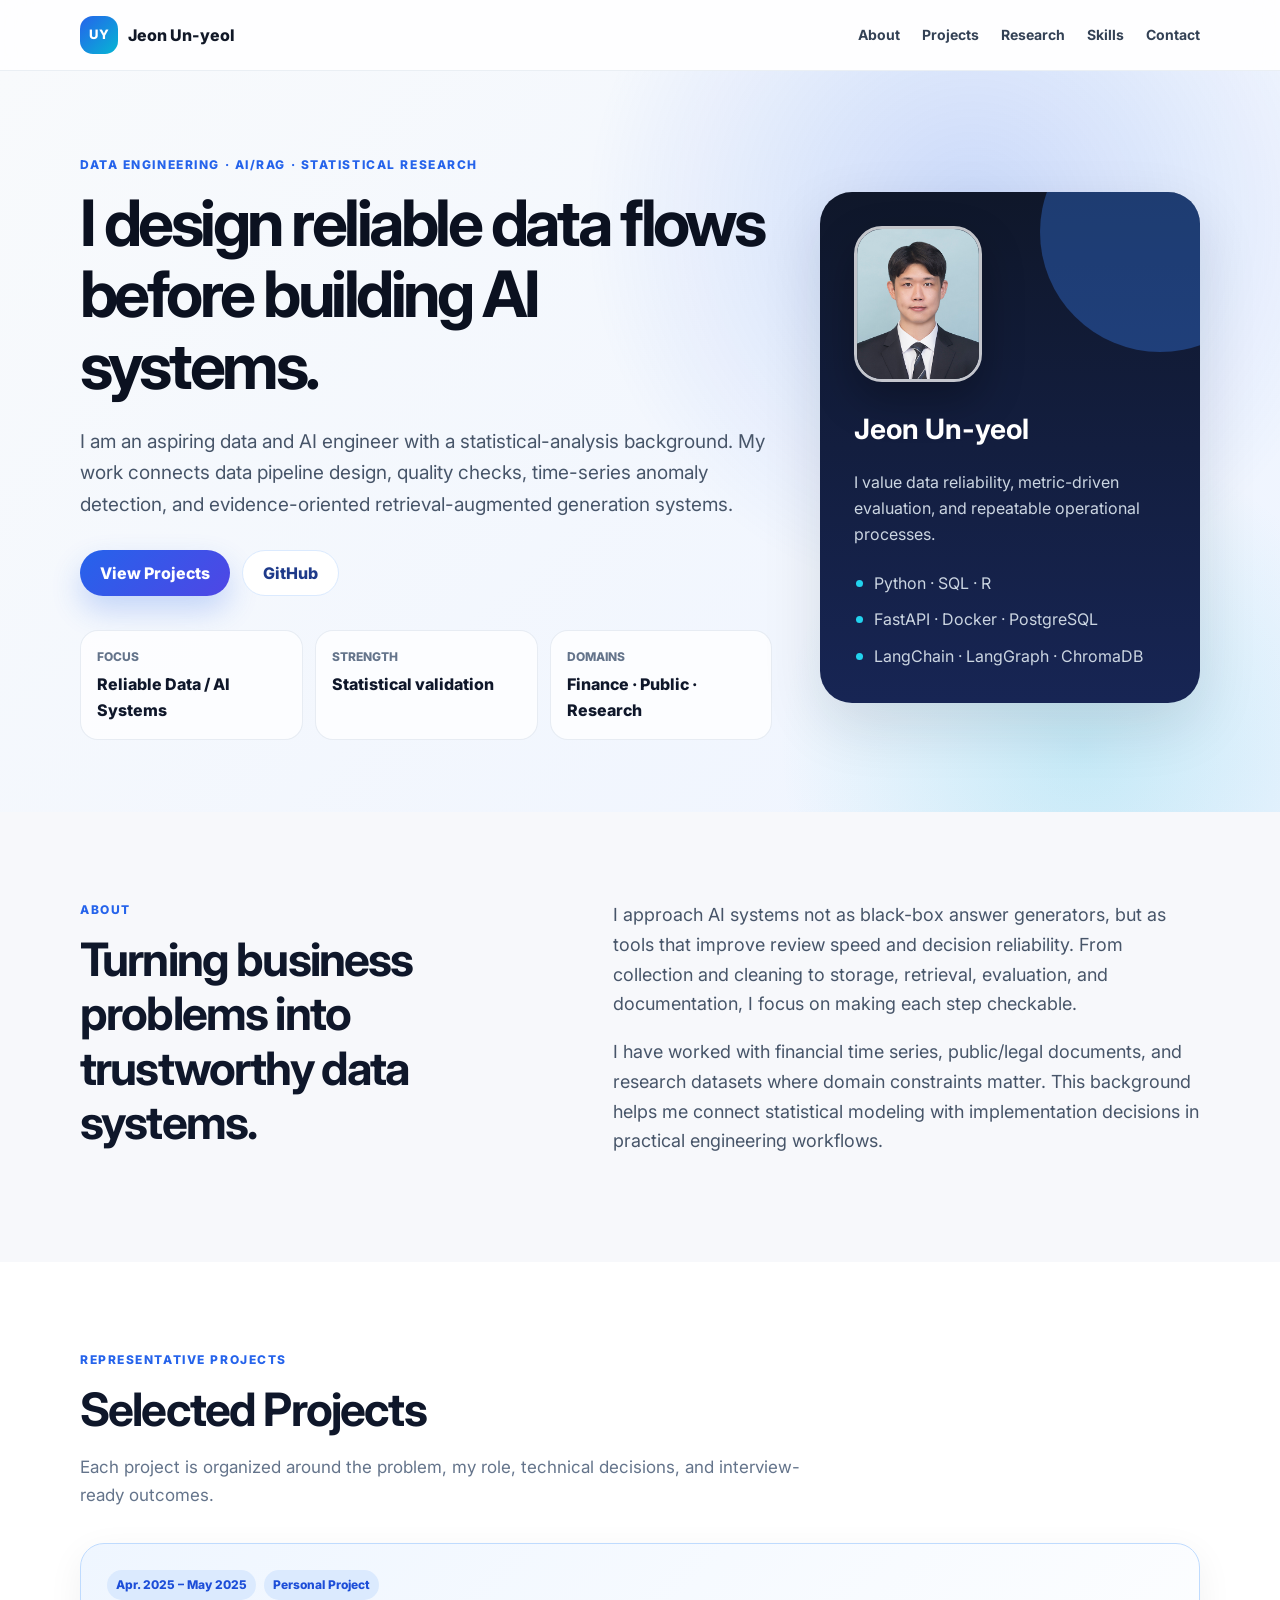
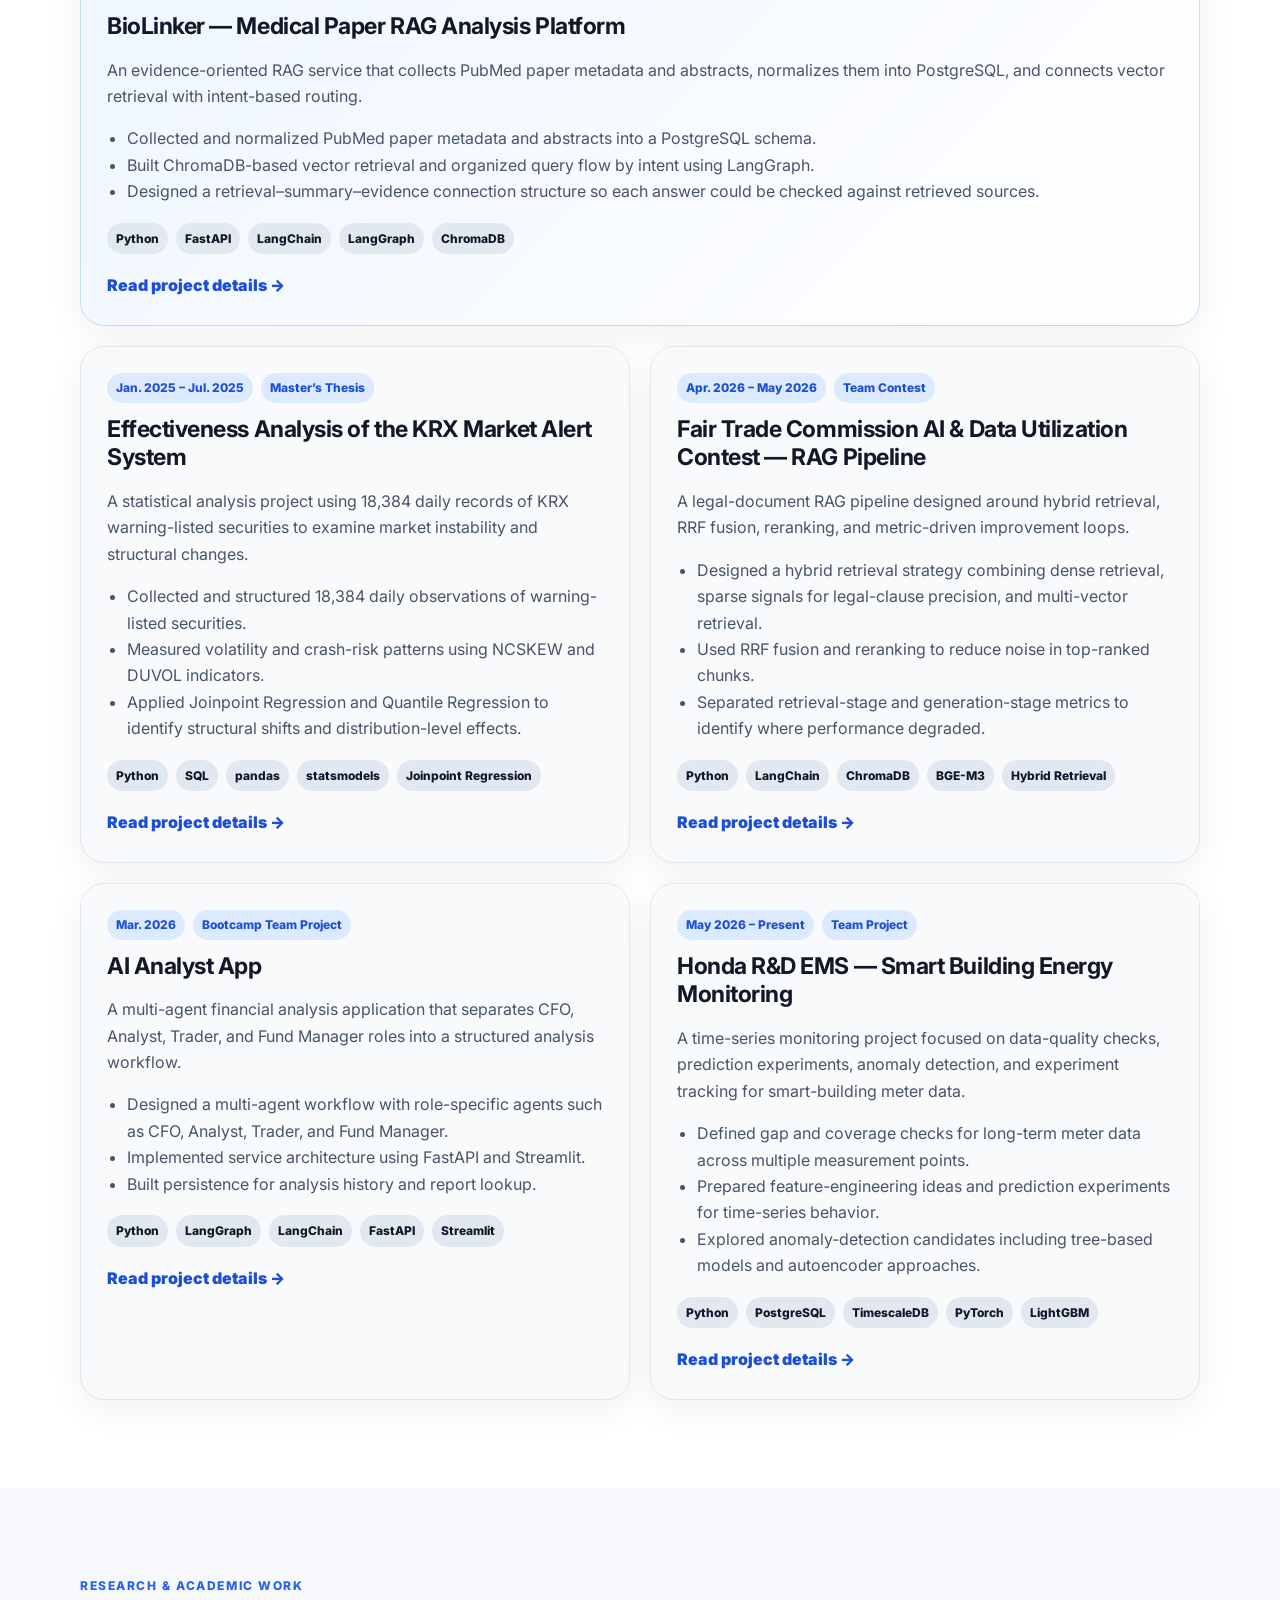
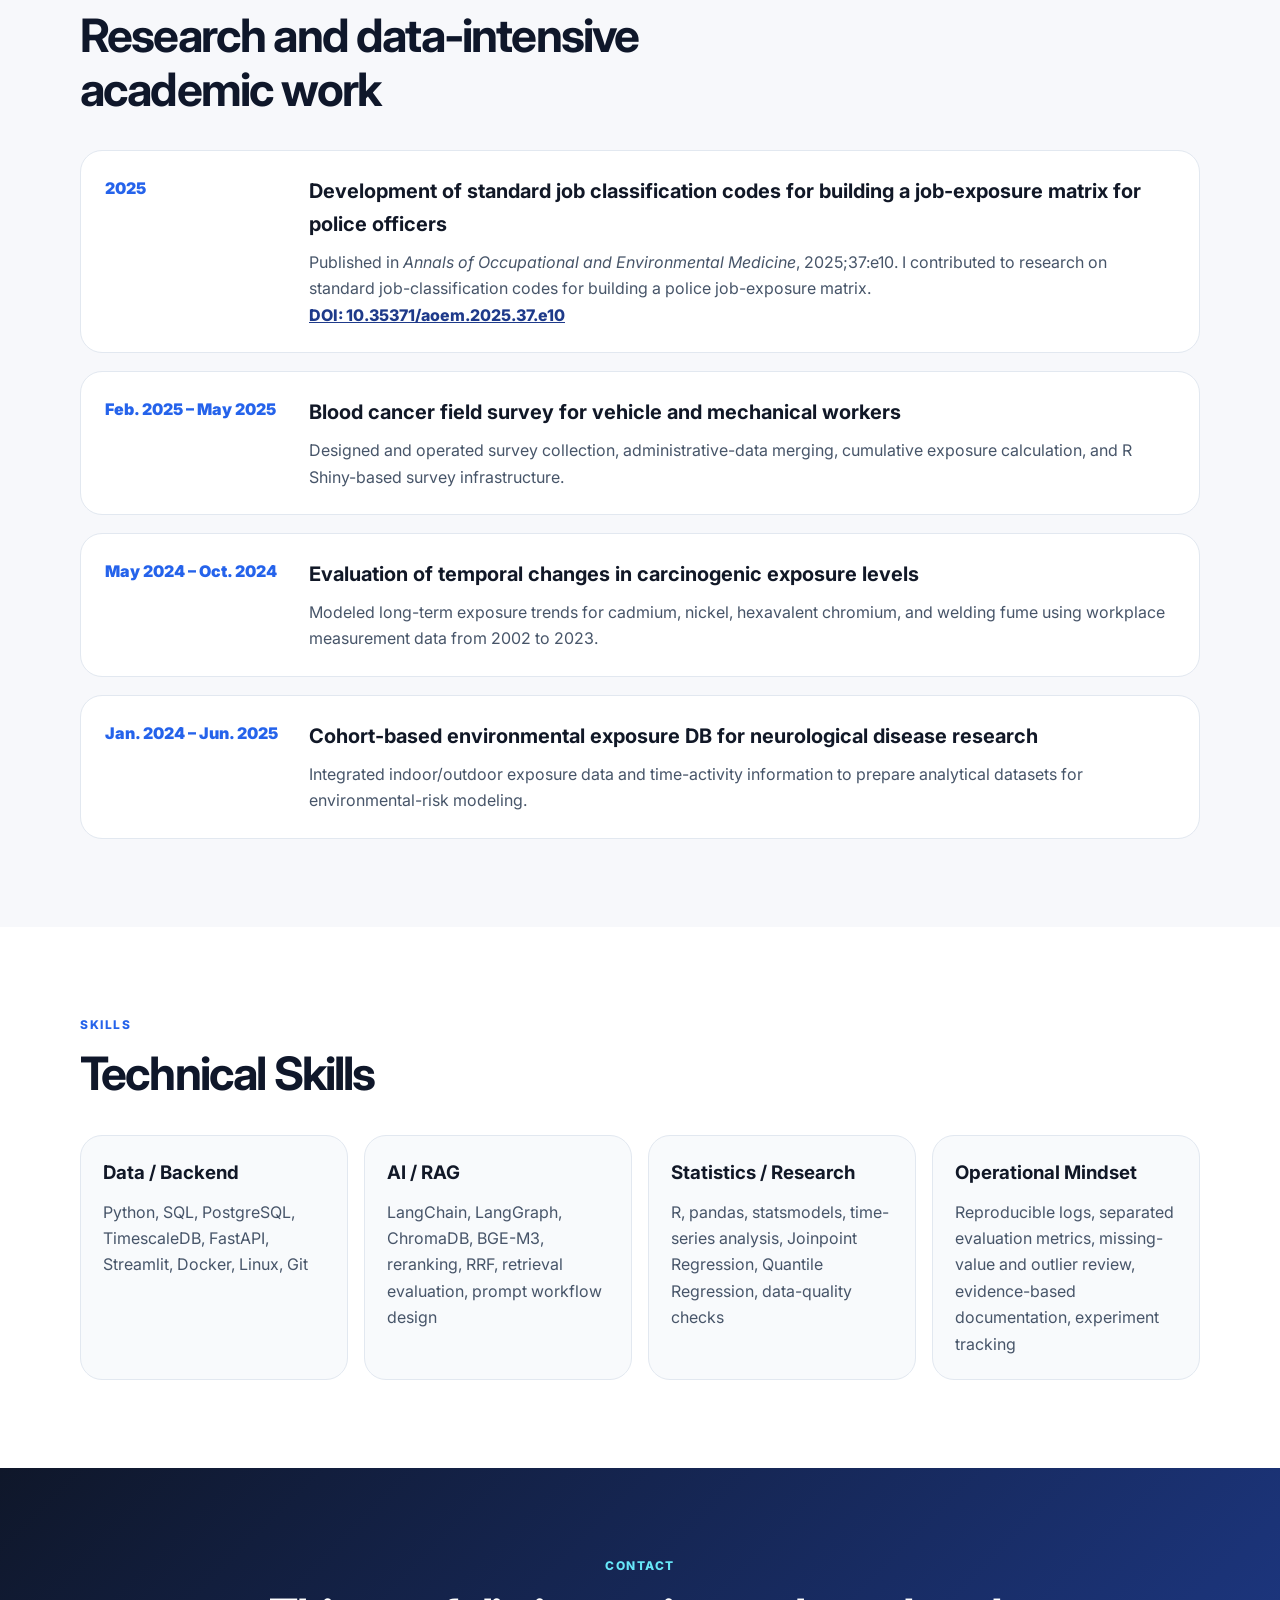
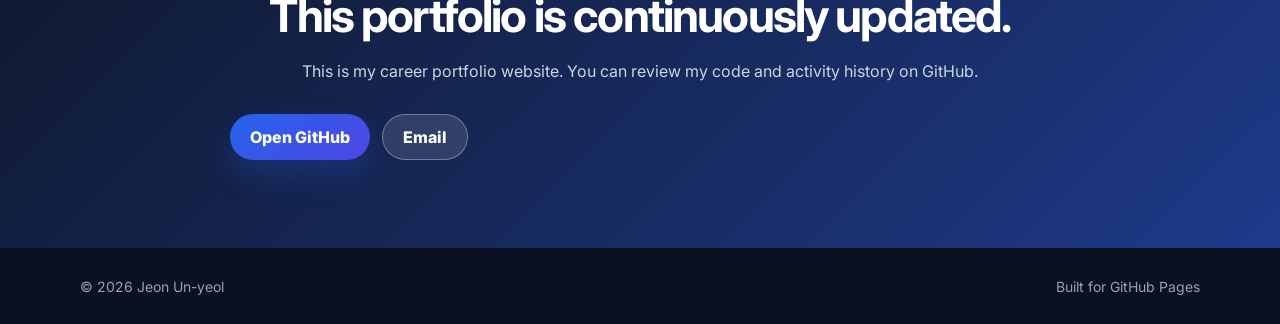
<file: index.html>
<!doctype html>
<html lang="en">
<head>
  <meta charset="utf-8" />
  <meta name="viewport" content="width=device-width, initial-scale=1" />
  <meta name="description" content="Jeon Un-yeol's career portfolio — data engineering, AI/RAG systems, statistical analysis, and research data projects." />
  <meta name="author" content="Jeon Un-yeol" />
  <meta property="og:title" content="Jeon Un-yeol | Data & AI Portfolio" />
  <meta property="og:description" content="A career portfolio focused on reliable data pipelines, evidence-oriented AI/RAG systems, and statistical research." />
  <meta property="og:type" content="website" />
  <meta property="og:url" content="https://cudaboy.github.io/" />
  <title>Jeon Un-yeol | Data & AI Portfolio</title>
  <link rel="preconnect" href="https://fonts.googleapis.com">
  <link rel="preconnect" href="https://fonts.gstatic.com" crossorigin>
  <link href="https://fonts.googleapis.com/css2?family=Inter:wght@400;500;600;700;800&family=Noto+Sans+KR:wght@400;500;700;800&display=swap" rel="stylesheet">
  <link rel="stylesheet" href="assets/css/styles.css" />
</head>
<body>
  <a class="skip" href="#main">Skip to content</a>
  <header class="site-header">
    <nav class="nav" aria-label="Main navigation">
      <a class="brand" href="#top" aria-label="Go to home"><span class="brand-mark">UY</span><span>Jeon Un-yeol</span></a>
      <div class="nav-links">
        <a href="#about">About</a><a href="#projects">Projects</a><a href="#research">Research</a><a href="#skills">Skills</a><a href="#contact">Contact</a>
      </div>
    </nav>
  </header>
  <main id="main">
    <section id="top" class="hero">
      <div class="hero-bg" aria-hidden="true"></div>
      <div class="container hero-grid">
        <div class="hero-copy">
          <p class="eyebrow">Data Engineering · AI/RAG · Statistical Research</p>
          <h1>I design reliable data flows before building AI systems.</h1>
          <p class="hero-lead">I am an aspiring data and AI engineer with a statistical-analysis background. My work connects data pipeline design, quality checks, time-series anomaly detection, and evidence-oriented retrieval-augmented generation systems.</p>
          <div class="hero-actions"><a class="btn primary" href="#projects">View Projects</a><a class="btn ghost" href="https://github.com/cudaboy" target="_blank" rel="noreferrer">GitHub</a></div>
          <dl class="quick-facts" aria-label="Quick facts"><div><dt>Focus</dt><dd>Reliable Data / AI Systems</dd></div><div><dt>Strength</dt><dd>Statistical validation</dd></div><div><dt>Domains</dt><dd>Finance · Public · Research</dd></div></dl>
        </div>
        <aside class="profile-card" aria-label="Profile summary">
          <img class="profile-photo" src="assets/img/profile.jpg" alt="Portrait of Jeon Un-yeol" />
          <h2>Jeon Un-yeol</h2>
          <p>I value data reliability, metric-driven evaluation, and repeatable operational processes.</p>
          <ul><li>Python · SQL · R</li><li>FastAPI · Docker · PostgreSQL</li><li>LangChain · LangGraph · ChromaDB</li></ul>
        </aside>
      </div>
    </section>
    <section id="about" class="section"><div class="container split"><div><p class="section-kicker">About</p><h2>Turning business problems into trustworthy data systems.</h2></div><div class="body-text"><p>I approach AI systems not as black-box answer generators, but as tools that improve review speed and decision reliability. From collection and cleaning to storage, retrieval, evaluation, and documentation, I focus on making each step checkable.</p><p>I have worked with financial time series, public/legal documents, and research datasets where domain constraints matter. This background helps me connect statistical modeling with implementation decisions in practical engineering workflows.</p></div></div></section>
    <section id="projects" class="section muted"><div class="container"><div class="section-head"><p class="section-kicker">Representative Projects</p><h2>Selected Projects</h2><p>Each project is organized around the problem, my role, technical decisions, and interview-ready outcomes.</p></div><div class="project-grid"><article class="project-card featured">
            <div class="card-meta"><span>Apr. 2025 – May 2025</span><span>Personal Project</span></div>
            <h3>BioLinker — Medical Paper RAG Analysis Platform</h3>
            <p>An evidence-oriented RAG service that collects PubMed paper metadata and abstracts, normalizes them into PostgreSQL, and connects vector retrieval with intent-based routing.</p>
            <ul><li>Collected and normalized PubMed paper metadata and abstracts into a PostgreSQL schema.</li><li>Built ChromaDB-based vector retrieval and organized query flow by intent using LangGraph.</li><li>Designed a retrieval–summary–evidence connection structure so each answer could be checked against retrieved sources.</li></ul>
            <div class="tags"><span>Python</span><span>FastAPI</span><span>LangChain</span><span>LangGraph</span><span>ChromaDB</span></div>
            <a class="text-link" href="projects/biolinker-rag-platform/">Read project details →</a>
          </article>
<article class="project-card">
            <div class="card-meta"><span>Jan. 2025 – Jul. 2025</span><span>Master’s Thesis</span></div>
            <h3>Effectiveness Analysis of the KRX Market Alert System</h3>
            <p>A statistical analysis project using 18,384 daily records of KRX warning-listed securities to examine market instability and structural changes.</p>
            <ul><li>Collected and structured 18,384 daily observations of warning-listed securities.</li><li>Measured volatility and crash-risk patterns using NCSKEW and DUVOL indicators.</li><li>Applied Joinpoint Regression and Quantile Regression to identify structural shifts and distribution-level effects.</li></ul>
            <div class="tags"><span>Python</span><span>SQL</span><span>pandas</span><span>statsmodels</span><span>Joinpoint Regression</span></div>
            <a class="text-link" href="projects/krx-market-alert-analysis/">Read project details →</a>
          </article>
<article class="project-card">
            <div class="card-meta"><span>Apr. 2026 – May 2026</span><span>Team Contest</span></div>
            <h3>Fair Trade Commission AI & Data Utilization Contest — RAG Pipeline</h3>
            <p>A legal-document RAG pipeline designed around hybrid retrieval, RRF fusion, reranking, and metric-driven improvement loops.</p>
            <ul><li>Designed a hybrid retrieval strategy combining dense retrieval, sparse signals for legal-clause precision, and multi-vector retrieval.</li><li>Used RRF fusion and reranking to reduce noise in top-ranked chunks.</li><li>Separated retrieval-stage and generation-stage metrics to identify where performance degraded.</li></ul>
            <div class="tags"><span>Python</span><span>LangChain</span><span>ChromaDB</span><span>BGE-M3</span><span>Hybrid Retrieval</span></div>
            <a class="text-link" href="projects/ftc-rag-contest/">Read project details →</a>
          </article>
<article class="project-card">
            <div class="card-meta"><span>Mar. 2026</span><span>Bootcamp Team Project</span></div>
            <h3>AI Analyst App</h3>
            <p>A multi-agent financial analysis application that separates CFO, Analyst, Trader, and Fund Manager roles into a structured analysis workflow.</p>
            <ul><li>Designed a multi-agent workflow with role-specific agents such as CFO, Analyst, Trader, and Fund Manager.</li><li>Implemented service architecture using FastAPI and Streamlit.</li><li>Built persistence for analysis history and report lookup.</li></ul>
            <div class="tags"><span>Python</span><span>LangGraph</span><span>LangChain</span><span>FastAPI</span><span>Streamlit</span></div>
            <a class="text-link" href="projects/ai-analyst-app/">Read project details →</a>
          </article>
<article class="project-card">
            <div class="card-meta"><span>May 2026 – Present</span><span>Team Project</span></div>
            <h3>Honda R&D EMS — Smart Building Energy Monitoring</h3>
            <p>A time-series monitoring project focused on data-quality checks, prediction experiments, anomaly detection, and experiment tracking for smart-building meter data.</p>
            <ul><li>Defined gap and coverage checks for long-term meter data across multiple measurement points.</li><li>Prepared feature-engineering ideas and prediction experiments for time-series behavior.</li><li>Explored anomaly-detection candidates including tree-based models and autoencoder approaches.</li></ul>
            <div class="tags"><span>Python</span><span>PostgreSQL</span><span>TimescaleDB</span><span>PyTorch</span><span>LightGBM</span></div>
            <a class="text-link" href="projects/honda-rd-ems/">Read project details →</a>
          </article></div></div></section>
    <section id="research" class="section"><div class="container"><div class="section-head narrow"><p class="section-kicker">Research & Academic Work</p><h2>Research and data-intensive academic work</h2></div><div class="timeline"><article><time>2025</time><div><h3>Development of standard job classification codes for building a job-exposure matrix for police officers</h3><p>Published in <em>Annals of Occupational and Environmental Medicine</em>, 2025;37:e10. I contributed to research on standard job-classification codes for building a police job-exposure matrix.</p><a href="https://doi.org/10.35371/aoem.2025.37.e10" target="_blank" rel="noreferrer">DOI: 10.35371/aoem.2025.37.e10</a></div></article><article><time>Feb. 2025 – May 2025</time><div><h3>Blood cancer field survey for vehicle and mechanical workers</h3><p>Designed and operated survey collection, administrative-data merging, cumulative exposure calculation, and R Shiny-based survey infrastructure.</p></div></article><article><time>May 2024 – Oct. 2024</time><div><h3>Evaluation of temporal changes in carcinogenic exposure levels</h3><p>Modeled long-term exposure trends for cadmium, nickel, hexavalent chromium, and welding fume using workplace measurement data from 2002 to 2023.</p></div></article><article><time>Jan. 2024 – Jun. 2025</time><div><h3>Cohort-based environmental exposure DB for neurological disease research</h3><p>Integrated indoor/outdoor exposure data and time-activity information to prepare analytical datasets for environmental-risk modeling.</p></div></article></div></div></section>
    <section id="skills" class="section muted"><div class="container"><div class="section-head"><p class="section-kicker">Skills</p><h2>Technical Skills</h2></div><div class="skill-columns"><div class="skill-box"><h3>Data / Backend</h3><p>Python, SQL, PostgreSQL, TimescaleDB, FastAPI, Streamlit, Docker, Linux, Git</p></div><div class="skill-box"><h3>AI / RAG</h3><p>LangChain, LangGraph, ChromaDB, BGE-M3, reranking, RRF, retrieval evaluation, prompt workflow design</p></div><div class="skill-box"><h3>Statistics / Research</h3><p>R, pandas, statsmodels, time-series analysis, Joinpoint Regression, Quantile Regression, data-quality checks</p></div><div class="skill-box"><h3>Operational Mindset</h3><p>Reproducible logs, separated evaluation metrics, missing-value and outlier review, evidence-based documentation, experiment tracking</p></div></div></div></section>
    <section id="contact" class="section contact-section"><div class="container contact-card"><p class="section-kicker">Contact</p><h2>This portfolio is continuously updated.</h2><p>This is my career portfolio website. You can review my code and activity history on GitHub.</p><div class="contact-actions"><a class="btn primary" href="https://github.com/cudaboy" target="_blank" rel="noreferrer">Open GitHub</a><a class="btn ghost light" href="mailto:cudaboy@users.noreply.github.com">Email</a></div></div></section>
  </main>
  <footer class="footer"><div class="container footer-inner"><span>© 2026 Jeon Un-yeol</span><span>Built for GitHub Pages</span></div></footer>
</body>
</html>
</file>
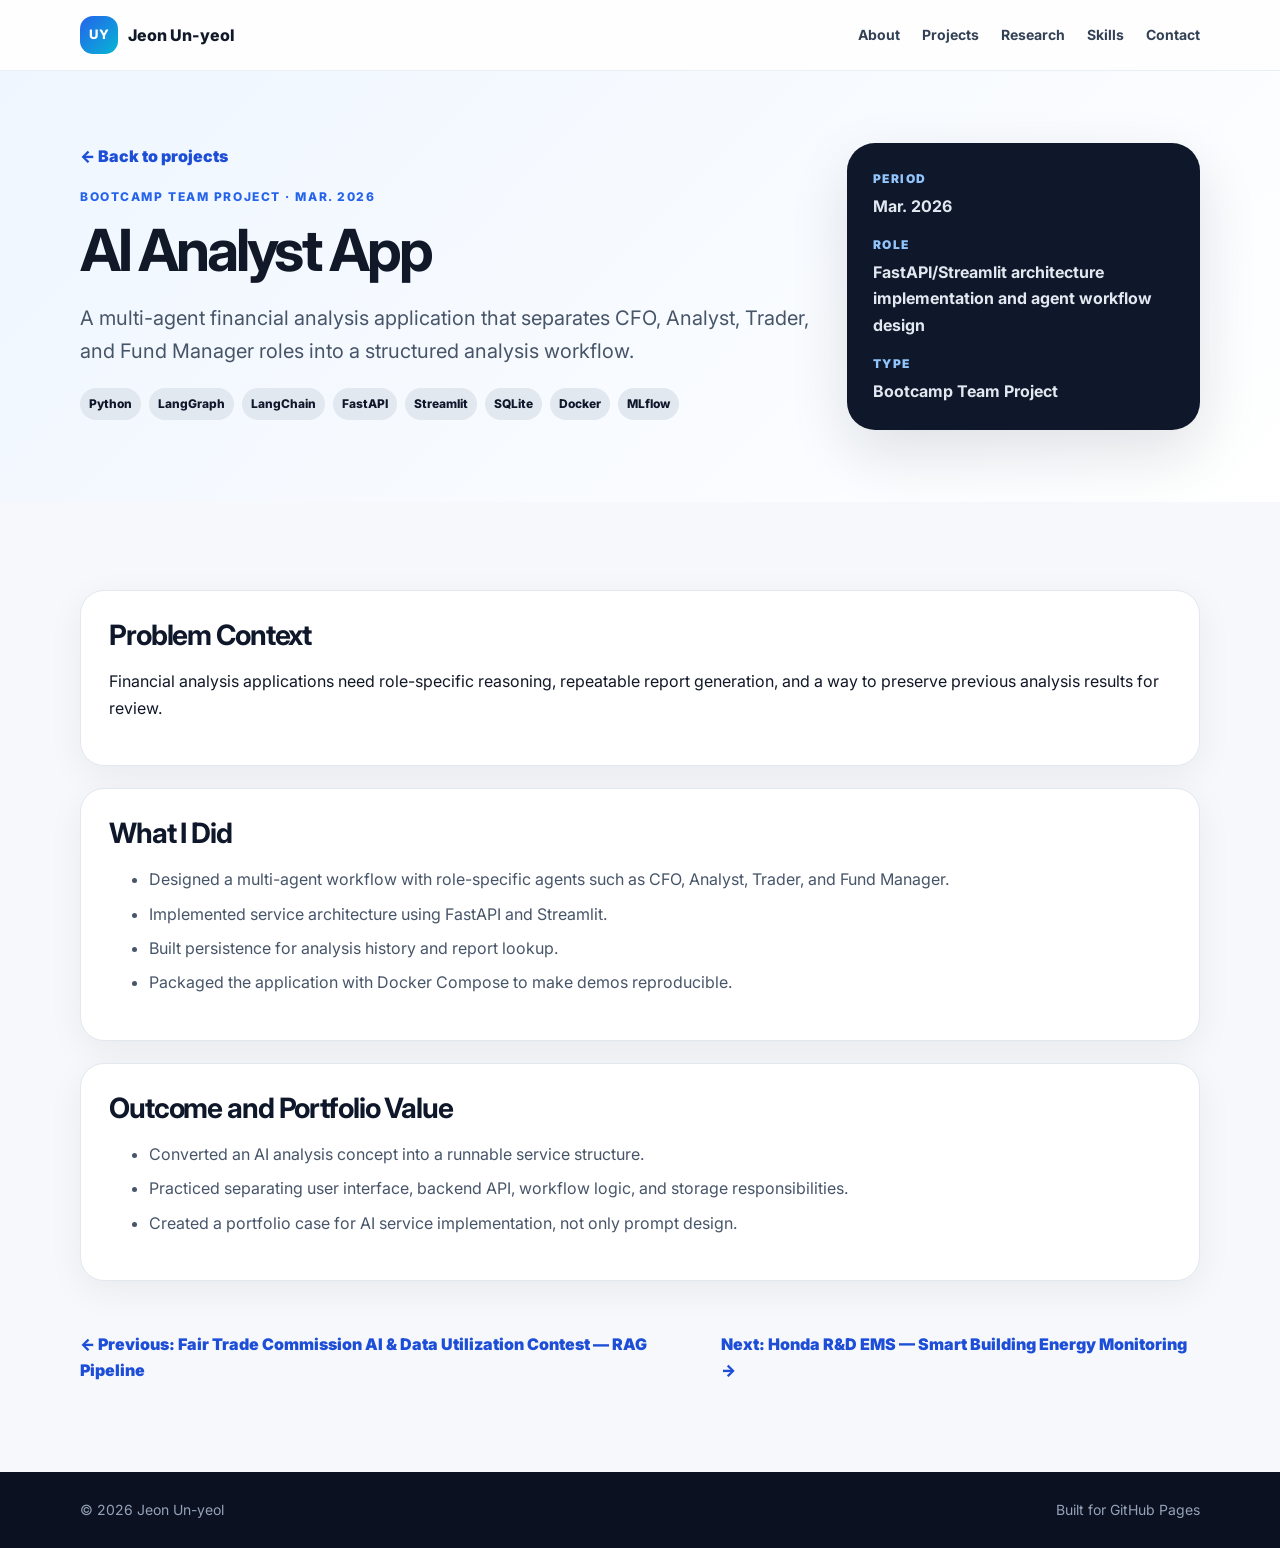
<file: projects/ai-analyst-app/index.html>
<!doctype html><html lang="en"><head><meta charset="utf-8"/><meta name="viewport" content="width=device-width, initial-scale=1"/><meta name="description" content="A multi-agent financial analysis application that separates CFO, Analyst, Trader, and Fund Manager roles into a structured analysis workflow."/><title>AI Analyst App | Jeon Un-yeol</title><link rel="preconnect" href="https://fonts.googleapis.com"><link rel="preconnect" href="https://fonts.gstatic.com" crossorigin><link href="https://fonts.googleapis.com/css2?family=Inter:wght@400;500;600;700;800&family=Noto+Sans+KR:wght@400;500;700;800&display=swap" rel="stylesheet"><link rel="stylesheet" href="../../assets/css/styles.css"/></head><body><header class="site-header"><nav class="nav" aria-label="Main navigation"><a class="brand" href="../../"><span class="brand-mark">UY</span><span>Jeon Un-yeol</span></a><div class="nav-links"><a href="../../#about">About</a><a href="../../#projects">Projects</a><a href="../../#research">Research</a><a href="../../#skills">Skills</a><a href="../../#contact">Contact</a></div></nav></header><main><section class="detail-hero"><div class="container detail-grid"><div><a class="breadcrumb" href="../../#projects">← Back to projects</a><p class="eyebrow">Bootcamp Team Project · Mar. 2026</p><h1>AI Analyst App</h1><p class="detail-lead">A multi-agent financial analysis application that separates CFO, Analyst, Trader, and Fund Manager roles into a structured analysis workflow.</p><div class="tags"><span>Python</span><span>LangGraph</span><span>LangChain</span><span>FastAPI</span><span>Streamlit</span><span>SQLite</span><span>Docker</span><span>MLflow</span></div></div><aside class="meta-panel"><dl><div><dt>Period</dt><dd>Mar. 2026</dd></div><div><dt>Role</dt><dd>FastAPI/Streamlit architecture implementation and agent workflow design</dd></div><div><dt>Type</dt><dd>Bootcamp Team Project</dd></div></dl></aside></div></section><section class="section"><div class="container detail-content"><article class="detail-card"><h2>Problem Context</h2><p>Financial analysis applications need role-specific reasoning, repeatable report generation, and a way to preserve previous analysis results for review.</p></article><article class="detail-card"><h2>What I Did</h2><ul><li>Designed a multi-agent workflow with role-specific agents such as CFO, Analyst, Trader, and Fund Manager.</li><li>Implemented service architecture using FastAPI and Streamlit.</li><li>Built persistence for analysis history and report lookup.</li><li>Packaged the application with Docker Compose to make demos reproducible.</li></ul></article><article class="detail-card"><h2>Outcome and Portfolio Value</h2><ul><li>Converted an AI analysis concept into a runnable service structure.</li><li>Practiced separating user interface, backend API, workflow logic, and storage responsibilities.</li><li>Created a portfolio case for AI service implementation, not only prompt design.</li></ul></article><div class="project-nav"><a href="../ftc-rag-contest/">← Previous: Fair Trade Commission AI & Data Utilization Contest — RAG Pipeline</a><a href="../honda-rd-ems/">Next: Honda R&D EMS — Smart Building Energy Monitoring →</a></div></div></section></main><footer class="footer"><div class="container footer-inner"><span>© 2026 Jeon Un-yeol</span><span>Built for GitHub Pages</span></div></footer></body></html>
</file>
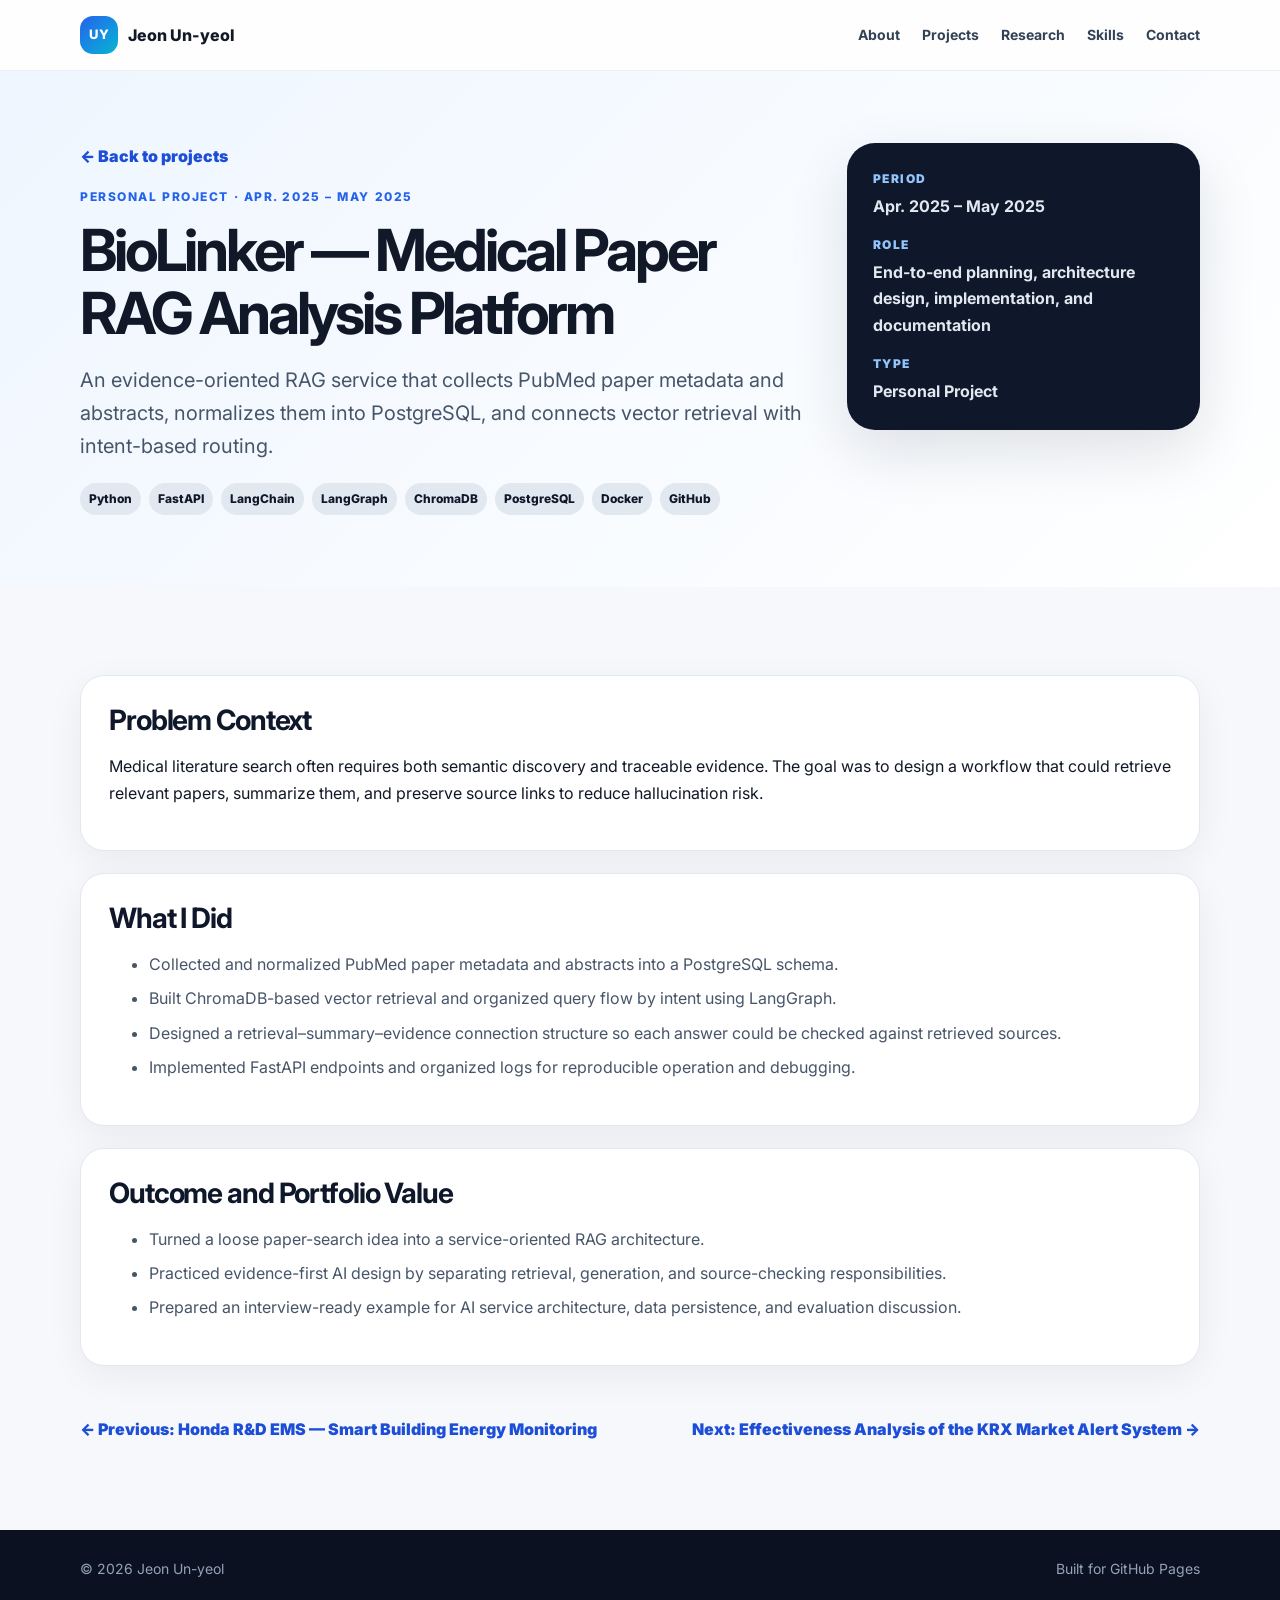
<file: projects/biolinker-rag-platform/index.html>
<!doctype html><html lang="en"><head><meta charset="utf-8"/><meta name="viewport" content="width=device-width, initial-scale=1"/><meta name="description" content="An evidence-oriented RAG service that collects PubMed paper metadata and abstracts, normalizes them into PostgreSQL, and connects vector retrieval with intent-based routing."/><title>BioLinker — Medical Paper RAG Analysis Platform | Jeon Un-yeol</title><link rel="preconnect" href="https://fonts.googleapis.com"><link rel="preconnect" href="https://fonts.gstatic.com" crossorigin><link href="https://fonts.googleapis.com/css2?family=Inter:wght@400;500;600;700;800&family=Noto+Sans+KR:wght@400;500;700;800&display=swap" rel="stylesheet"><link rel="stylesheet" href="../../assets/css/styles.css"/></head><body><header class="site-header"><nav class="nav" aria-label="Main navigation"><a class="brand" href="../../"><span class="brand-mark">UY</span><span>Jeon Un-yeol</span></a><div class="nav-links"><a href="../../#about">About</a><a href="../../#projects">Projects</a><a href="../../#research">Research</a><a href="../../#skills">Skills</a><a href="../../#contact">Contact</a></div></nav></header><main><section class="detail-hero"><div class="container detail-grid"><div><a class="breadcrumb" href="../../#projects">← Back to projects</a><p class="eyebrow">Personal Project · Apr. 2025 – May 2025</p><h1>BioLinker — Medical Paper RAG Analysis Platform</h1><p class="detail-lead">An evidence-oriented RAG service that collects PubMed paper metadata and abstracts, normalizes them into PostgreSQL, and connects vector retrieval with intent-based routing.</p><div class="tags"><span>Python</span><span>FastAPI</span><span>LangChain</span><span>LangGraph</span><span>ChromaDB</span><span>PostgreSQL</span><span>Docker</span><span>GitHub</span></div></div><aside class="meta-panel"><dl><div><dt>Period</dt><dd>Apr. 2025 – May 2025</dd></div><div><dt>Role</dt><dd>End-to-end planning, architecture design, implementation, and documentation</dd></div><div><dt>Type</dt><dd>Personal Project</dd></div></dl></aside></div></section><section class="section"><div class="container detail-content"><article class="detail-card"><h2>Problem Context</h2><p>Medical literature search often requires both semantic discovery and traceable evidence. The goal was to design a workflow that could retrieve relevant papers, summarize them, and preserve source links to reduce hallucination risk.</p></article><article class="detail-card"><h2>What I Did</h2><ul><li>Collected and normalized PubMed paper metadata and abstracts into a PostgreSQL schema.</li><li>Built ChromaDB-based vector retrieval and organized query flow by intent using LangGraph.</li><li>Designed a retrieval–summary–evidence connection structure so each answer could be checked against retrieved sources.</li><li>Implemented FastAPI endpoints and organized logs for reproducible operation and debugging.</li></ul></article><article class="detail-card"><h2>Outcome and Portfolio Value</h2><ul><li>Turned a loose paper-search idea into a service-oriented RAG architecture.</li><li>Practiced evidence-first AI design by separating retrieval, generation, and source-checking responsibilities.</li><li>Prepared an interview-ready example for AI service architecture, data persistence, and evaluation discussion.</li></ul></article><div class="project-nav"><a href="../honda-rd-ems/">← Previous: Honda R&D EMS — Smart Building Energy Monitoring</a><a href="../krx-market-alert-analysis/">Next: Effectiveness Analysis of the KRX Market Alert System →</a></div></div></section></main><footer class="footer"><div class="container footer-inner"><span>© 2026 Jeon Un-yeol</span><span>Built for GitHub Pages</span></div></footer></body></html>
</file>
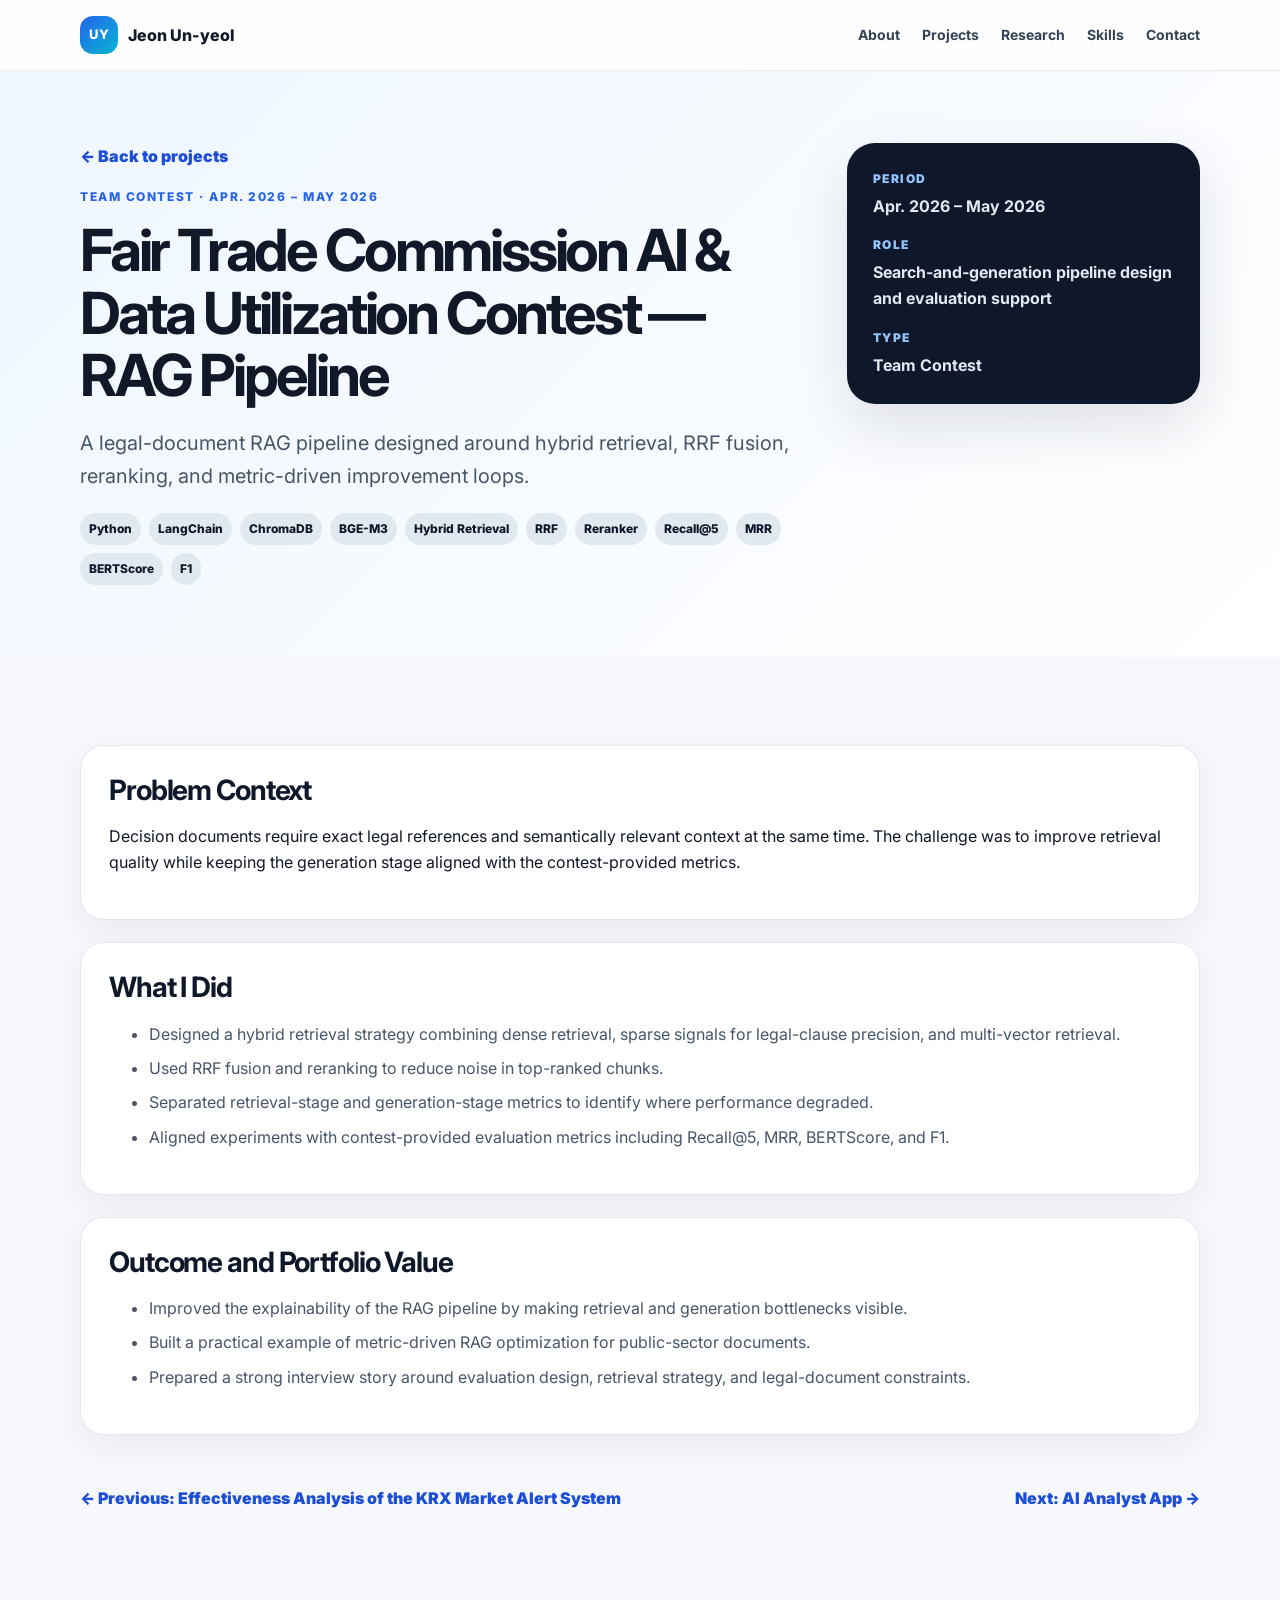
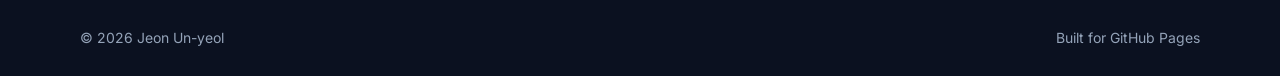
<file: projects/ftc-rag-contest/index.html>
<!doctype html><html lang="en"><head><meta charset="utf-8"/><meta name="viewport" content="width=device-width, initial-scale=1"/><meta name="description" content="A legal-document RAG pipeline designed around hybrid retrieval, RRF fusion, reranking, and metric-driven improvement loops."/><title>Fair Trade Commission AI & Data Utilization Contest — RAG Pipeline | Jeon Un-yeol</title><link rel="preconnect" href="https://fonts.googleapis.com"><link rel="preconnect" href="https://fonts.gstatic.com" crossorigin><link href="https://fonts.googleapis.com/css2?family=Inter:wght@400;500;600;700;800&family=Noto+Sans+KR:wght@400;500;700;800&display=swap" rel="stylesheet"><link rel="stylesheet" href="../../assets/css/styles.css"/></head><body><header class="site-header"><nav class="nav" aria-label="Main navigation"><a class="brand" href="../../"><span class="brand-mark">UY</span><span>Jeon Un-yeol</span></a><div class="nav-links"><a href="../../#about">About</a><a href="../../#projects">Projects</a><a href="../../#research">Research</a><a href="../../#skills">Skills</a><a href="../../#contact">Contact</a></div></nav></header><main><section class="detail-hero"><div class="container detail-grid"><div><a class="breadcrumb" href="../../#projects">← Back to projects</a><p class="eyebrow">Team Contest · Apr. 2026 – May 2026</p><h1>Fair Trade Commission AI & Data Utilization Contest — RAG Pipeline</h1><p class="detail-lead">A legal-document RAG pipeline designed around hybrid retrieval, RRF fusion, reranking, and metric-driven improvement loops.</p><div class="tags"><span>Python</span><span>LangChain</span><span>ChromaDB</span><span>BGE-M3</span><span>Hybrid Retrieval</span><span>RRF</span><span>Reranker</span><span>Recall@5</span><span>MRR</span><span>BERTScore</span><span>F1</span></div></div><aside class="meta-panel"><dl><div><dt>Period</dt><dd>Apr. 2026 – May 2026</dd></div><div><dt>Role</dt><dd>Search-and-generation pipeline design and evaluation support</dd></div><div><dt>Type</dt><dd>Team Contest</dd></div></dl></aside></div></section><section class="section"><div class="container detail-content"><article class="detail-card"><h2>Problem Context</h2><p>Decision documents require exact legal references and semantically relevant context at the same time. The challenge was to improve retrieval quality while keeping the generation stage aligned with the contest-provided metrics.</p></article><article class="detail-card"><h2>What I Did</h2><ul><li>Designed a hybrid retrieval strategy combining dense retrieval, sparse signals for legal-clause precision, and multi-vector retrieval.</li><li>Used RRF fusion and reranking to reduce noise in top-ranked chunks.</li><li>Separated retrieval-stage and generation-stage metrics to identify where performance degraded.</li><li>Aligned experiments with contest-provided evaluation metrics including Recall@5, MRR, BERTScore, and F1.</li></ul></article><article class="detail-card"><h2>Outcome and Portfolio Value</h2><ul><li>Improved the explainability of the RAG pipeline by making retrieval and generation bottlenecks visible.</li><li>Built a practical example of metric-driven RAG optimization for public-sector documents.</li><li>Prepared a strong interview story around evaluation design, retrieval strategy, and legal-document constraints.</li></ul></article><div class="project-nav"><a href="../krx-market-alert-analysis/">← Previous: Effectiveness Analysis of the KRX Market Alert System</a><a href="../ai-analyst-app/">Next: AI Analyst App →</a></div></div></section></main><footer class="footer"><div class="container footer-inner"><span>© 2026 Jeon Un-yeol</span><span>Built for GitHub Pages</span></div></footer></body></html>
</file>
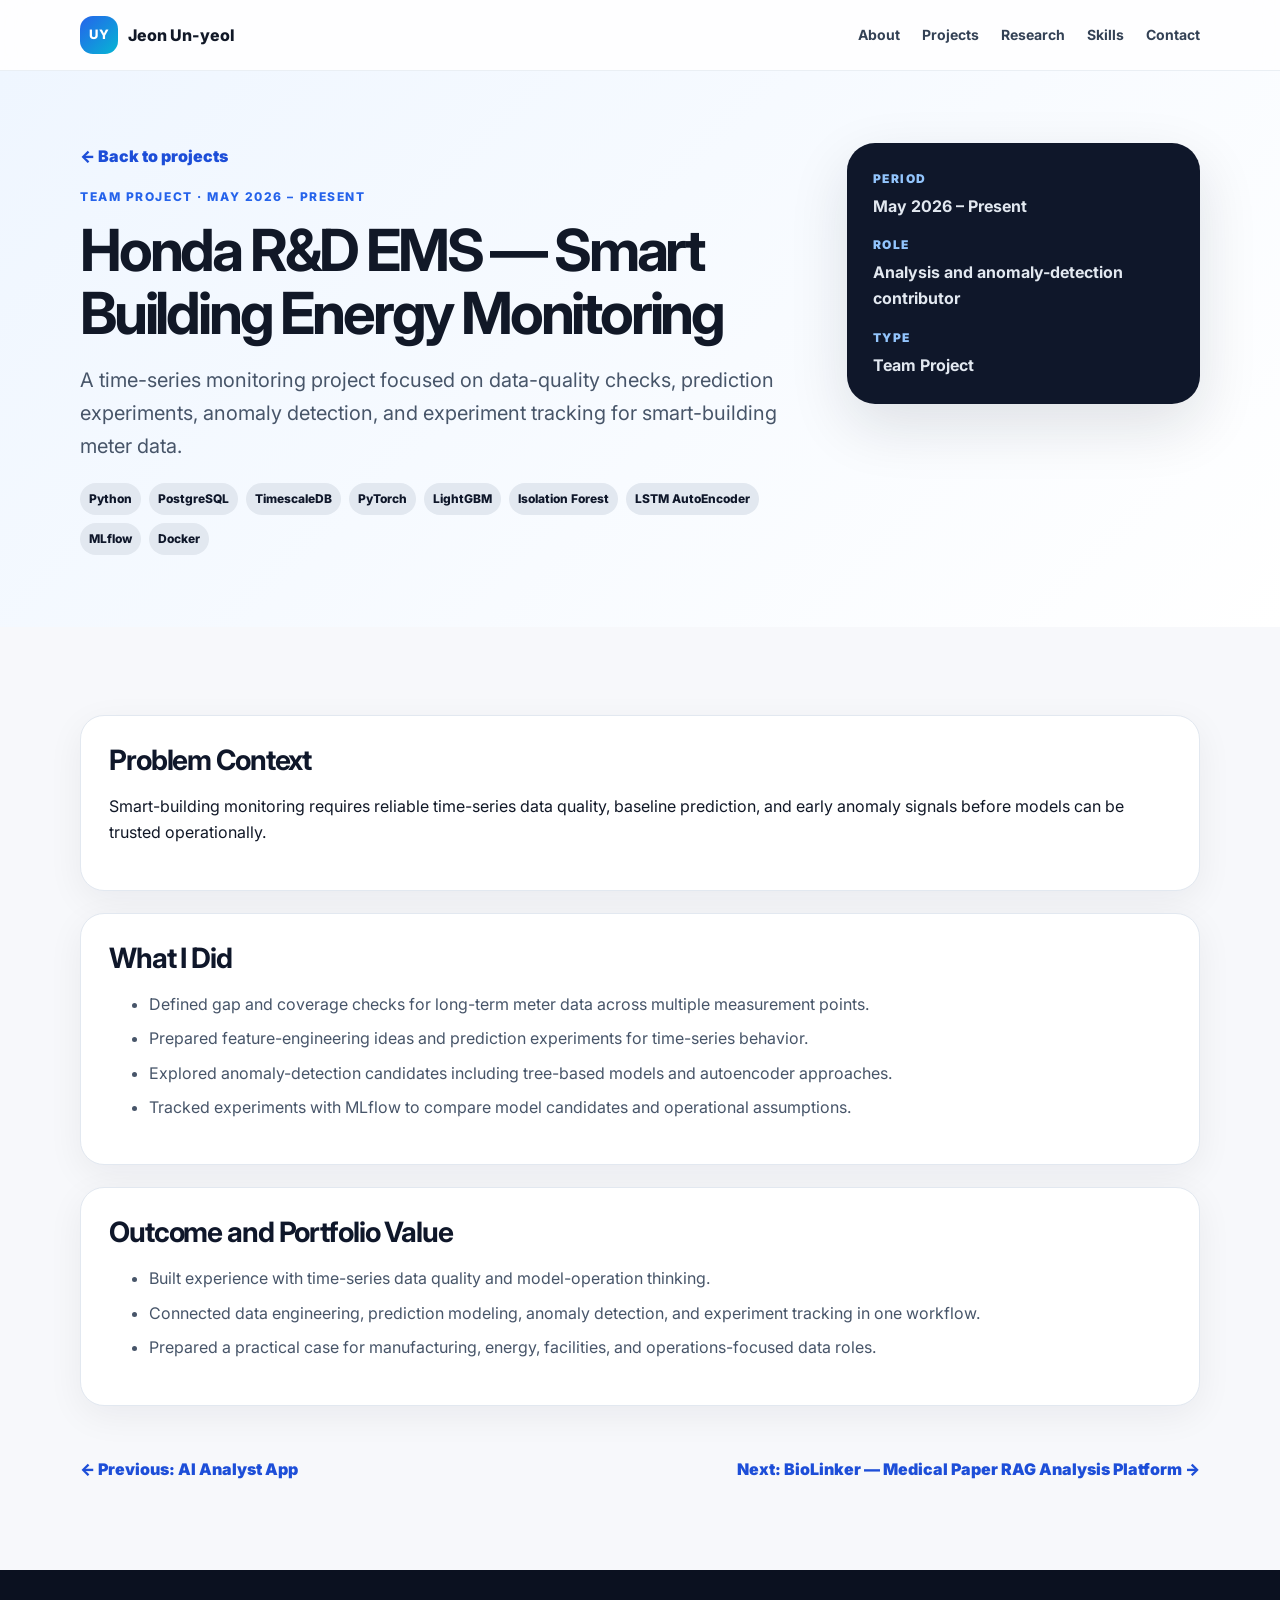
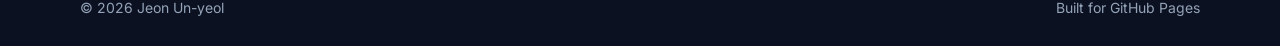
<file: projects/honda-rd-ems/index.html>
<!doctype html><html lang="en"><head><meta charset="utf-8"/><meta name="viewport" content="width=device-width, initial-scale=1"/><meta name="description" content="A time-series monitoring project focused on data-quality checks, prediction experiments, anomaly detection, and experiment tracking for smart-building meter data."/><title>Honda R&D EMS — Smart Building Energy Monitoring | Jeon Un-yeol</title><link rel="preconnect" href="https://fonts.googleapis.com"><link rel="preconnect" href="https://fonts.gstatic.com" crossorigin><link href="https://fonts.googleapis.com/css2?family=Inter:wght@400;500;600;700;800&family=Noto+Sans+KR:wght@400;500;700;800&display=swap" rel="stylesheet"><link rel="stylesheet" href="../../assets/css/styles.css"/></head><body><header class="site-header"><nav class="nav" aria-label="Main navigation"><a class="brand" href="../../"><span class="brand-mark">UY</span><span>Jeon Un-yeol</span></a><div class="nav-links"><a href="../../#about">About</a><a href="../../#projects">Projects</a><a href="../../#research">Research</a><a href="../../#skills">Skills</a><a href="../../#contact">Contact</a></div></nav></header><main><section class="detail-hero"><div class="container detail-grid"><div><a class="breadcrumb" href="../../#projects">← Back to projects</a><p class="eyebrow">Team Project · May 2026 – Present</p><h1>Honda R&D EMS — Smart Building Energy Monitoring</h1><p class="detail-lead">A time-series monitoring project focused on data-quality checks, prediction experiments, anomaly detection, and experiment tracking for smart-building meter data.</p><div class="tags"><span>Python</span><span>PostgreSQL</span><span>TimescaleDB</span><span>PyTorch</span><span>LightGBM</span><span>Isolation Forest</span><span>LSTM AutoEncoder</span><span>MLflow</span><span>Docker</span></div></div><aside class="meta-panel"><dl><div><dt>Period</dt><dd>May 2026 – Present</dd></div><div><dt>Role</dt><dd>Analysis and anomaly-detection contributor</dd></div><div><dt>Type</dt><dd>Team Project</dd></div></dl></aside></div></section><section class="section"><div class="container detail-content"><article class="detail-card"><h2>Problem Context</h2><p>Smart-building monitoring requires reliable time-series data quality, baseline prediction, and early anomaly signals before models can be trusted operationally.</p></article><article class="detail-card"><h2>What I Did</h2><ul><li>Defined gap and coverage checks for long-term meter data across multiple measurement points.</li><li>Prepared feature-engineering ideas and prediction experiments for time-series behavior.</li><li>Explored anomaly-detection candidates including tree-based models and autoencoder approaches.</li><li>Tracked experiments with MLflow to compare model candidates and operational assumptions.</li></ul></article><article class="detail-card"><h2>Outcome and Portfolio Value</h2><ul><li>Built experience with time-series data quality and model-operation thinking.</li><li>Connected data engineering, prediction modeling, anomaly detection, and experiment tracking in one workflow.</li><li>Prepared a practical case for manufacturing, energy, facilities, and operations-focused data roles.</li></ul></article><div class="project-nav"><a href="../ai-analyst-app/">← Previous: AI Analyst App</a><a href="../biolinker-rag-platform/">Next: BioLinker — Medical Paper RAG Analysis Platform →</a></div></div></section></main><footer class="footer"><div class="container footer-inner"><span>© 2026 Jeon Un-yeol</span><span>Built for GitHub Pages</span></div></footer></body></html>
</file>
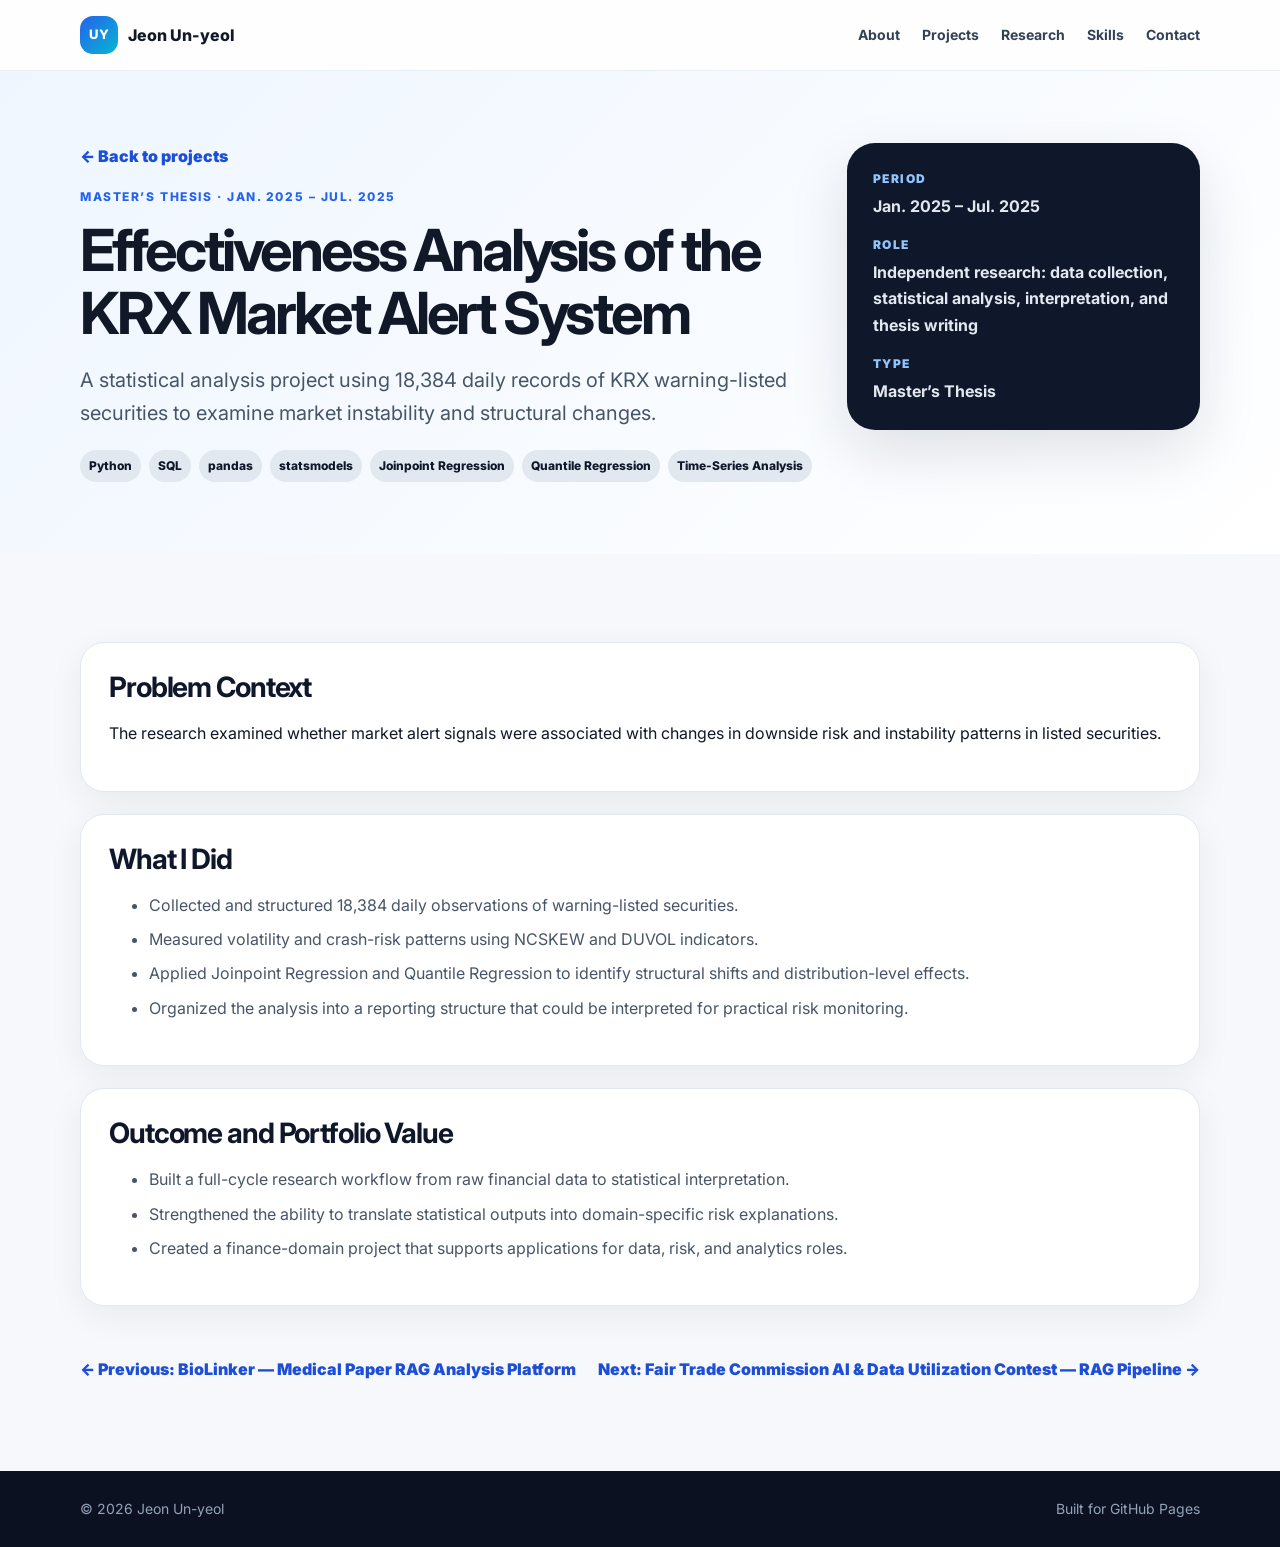
<file: projects/krx-market-alert-analysis/index.html>
<!doctype html><html lang="en"><head><meta charset="utf-8"/><meta name="viewport" content="width=device-width, initial-scale=1"/><meta name="description" content="A statistical analysis project using 18,384 daily records of KRX warning-listed securities to examine market instability and structural changes."/><title>Effectiveness Analysis of the KRX Market Alert System | Jeon Un-yeol</title><link rel="preconnect" href="https://fonts.googleapis.com"><link rel="preconnect" href="https://fonts.gstatic.com" crossorigin><link href="https://fonts.googleapis.com/css2?family=Inter:wght@400;500;600;700;800&family=Noto+Sans+KR:wght@400;500;700;800&display=swap" rel="stylesheet"><link rel="stylesheet" href="../../assets/css/styles.css"/></head><body><header class="site-header"><nav class="nav" aria-label="Main navigation"><a class="brand" href="../../"><span class="brand-mark">UY</span><span>Jeon Un-yeol</span></a><div class="nav-links"><a href="../../#about">About</a><a href="../../#projects">Projects</a><a href="../../#research">Research</a><a href="../../#skills">Skills</a><a href="../../#contact">Contact</a></div></nav></header><main><section class="detail-hero"><div class="container detail-grid"><div><a class="breadcrumb" href="../../#projects">← Back to projects</a><p class="eyebrow">Master’s Thesis · Jan. 2025 – Jul. 2025</p><h1>Effectiveness Analysis of the KRX Market Alert System</h1><p class="detail-lead">A statistical analysis project using 18,384 daily records of KRX warning-listed securities to examine market instability and structural changes.</p><div class="tags"><span>Python</span><span>SQL</span><span>pandas</span><span>statsmodels</span><span>Joinpoint Regression</span><span>Quantile Regression</span><span>Time-Series Analysis</span></div></div><aside class="meta-panel"><dl><div><dt>Period</dt><dd>Jan. 2025 – Jul. 2025</dd></div><div><dt>Role</dt><dd>Independent research: data collection, statistical analysis, interpretation, and thesis writing</dd></div><div><dt>Type</dt><dd>Master’s Thesis</dd></div></dl></aside></div></section><section class="section"><div class="container detail-content"><article class="detail-card"><h2>Problem Context</h2><p>The research examined whether market alert signals were associated with changes in downside risk and instability patterns in listed securities.</p></article><article class="detail-card"><h2>What I Did</h2><ul><li>Collected and structured 18,384 daily observations of warning-listed securities.</li><li>Measured volatility and crash-risk patterns using NCSKEW and DUVOL indicators.</li><li>Applied Joinpoint Regression and Quantile Regression to identify structural shifts and distribution-level effects.</li><li>Organized the analysis into a reporting structure that could be interpreted for practical risk monitoring.</li></ul></article><article class="detail-card"><h2>Outcome and Portfolio Value</h2><ul><li>Built a full-cycle research workflow from raw financial data to statistical interpretation.</li><li>Strengthened the ability to translate statistical outputs into domain-specific risk explanations.</li><li>Created a finance-domain project that supports applications for data, risk, and analytics roles.</li></ul></article><div class="project-nav"><a href="../biolinker-rag-platform/">← Previous: BioLinker — Medical Paper RAG Analysis Platform</a><a href="../ftc-rag-contest/">Next: Fair Trade Commission AI & Data Utilization Contest — RAG Pipeline →</a></div></div></section></main><footer class="footer"><div class="container footer-inner"><span>© 2026 Jeon Un-yeol</span><span>Built for GitHub Pages</span></div></footer></body></html>
</file>
<file: assets/css/styles.css>
:root{--bg:#f7f8fb;--paper:#fff;--ink:#111827;--muted:#64748b;--line:#e2e8f0;--blue:#2563eb;--blue-dark:#1e3a8a;--navy:#0f172a;--cyan:#06b6d4;--radius:24px;--shadow:0 22px 60px rgba(15,23,42,.12)}*{box-sizing:border-box}html{scroll-behavior:smooth}body{margin:0;font-family:Inter,'Noto Sans KR',system-ui,-apple-system,BlinkMacSystemFont,sans-serif;color:var(--ink);background:var(--bg);line-height:1.65;word-break:keep-all}.skip{position:absolute;left:-999px;top:auto}.skip:focus{left:16px;top:16px;z-index:99;background:#fff;padding:10px 14px;border-radius:10px}.container{width:min(1120px,calc(100% - 40px));margin:0 auto}.site-header{position:sticky;top:0;z-index:20;background:rgba(255,255,255,.82);backdrop-filter:blur(16px);border-bottom:1px solid rgba(226,232,240,.7)}.nav{width:min(1120px,calc(100% - 40px));height:70px;margin:0 auto;display:flex;align-items:center;justify-content:space-between}.brand{display:flex;align-items:center;gap:10px;text-decoration:none;color:var(--ink);font-weight:800}.brand-mark{display:grid;place-items:center;width:38px;height:38px;border-radius:13px;background:linear-gradient(135deg,var(--blue),var(--cyan));color:#fff;font-size:13px;letter-spacing:.5px}.nav-links{display:flex;gap:22px}.nav-links a{font-size:14px;color:#334155;text-decoration:none;font-weight:700}.nav-links a:hover{color:var(--blue)}.hero{position:relative;overflow:hidden;padding:84px 0 72px;background:radial-gradient(circle at 76% 20%,rgba(37,99,235,.20),transparent 34%),linear-gradient(135deg,#f8fafc 0%,#eef4ff 100%)}.hero-bg{position:absolute;inset:auto -10% -35% auto;width:650px;height:650px;border-radius:999px;background:radial-gradient(circle,rgba(6,182,212,.18),transparent 66%)}.hero-grid{position:relative;display:grid;grid-template-columns:minmax(0,1.55fr) minmax(300px,.85fr);gap:48px;align-items:center}.eyebrow,.section-kicker{margin:0 0 12px;color:var(--blue);font-weight:800;text-transform:uppercase;letter-spacing:.13em;font-size:12px}.hero h1{margin:0;color:#0b1120;font-size:clamp(38px,5vw,64px);line-height:1.12;letter-spacing:-.055em}.hero-lead{max-width:720px;margin:24px 0 0;color:#475569;font-size:19px}.hero-actions,.contact-actions{display:flex;flex-wrap:wrap;gap:12px;margin-top:30px}.btn{display:inline-flex;align-items:center;justify-content:center;min-height:46px;padding:0 20px;border-radius:999px;text-decoration:none;font-weight:800}.btn.primary{background:linear-gradient(135deg,var(--blue),#4f46e5);color:#fff;box-shadow:0 14px 30px rgba(37,99,235,.24)}.btn.ghost{color:var(--blue-dark);background:#fff;border:1px solid #dbeafe}.btn.light{background:rgba(255,255,255,.12);border-color:rgba(255,255,255,.32);color:#fff}.quick-facts{display:grid;grid-template-columns:repeat(3,1fr);gap:12px;margin:34px 0 0}.quick-facts div{background:rgba(255,255,255,.74);border:1px solid rgba(226,232,240,.8);border-radius:18px;padding:16px}.quick-facts dt{font-size:12px;font-weight:800;color:var(--muted);text-transform:uppercase}.quick-facts dd{margin:4px 0 0;font-weight:800;color:#0f172a}.profile-card{background:linear-gradient(180deg,#0f172a,#172554);color:#fff;border-radius:32px;padding:34px;box-shadow:var(--shadow);position:relative;overflow:hidden}.profile-card:after{content:"";position:absolute;right:-80px;top:-80px;width:240px;height:240px;border-radius:999px;background:rgba(59,130,246,.35)}.profile-photo{position:relative;z-index:1;width:128px;height:156px;border-radius:28px;object-fit:cover;object-position:center;display:block;border:3px solid rgba(255,255,255,.75);box-shadow:0 18px 42px rgba(0,0,0,.28)}.profile-card h2{position:relative;z-index:1;margin:24px 0 8px;font-size:28px}.profile-card p,.profile-card li{position:relative;z-index:1;color:#cbd5e1}.profile-card ul{position:relative;z-index:1;margin:22px 0 0;padding:0;list-style:none;display:grid;gap:10px}.profile-card li{padding-left:20px}.profile-card li:before{content:"";width:7px;height:7px;background:#22d3ee;border-radius:50%;position:absolute;margin-left:-18px;margin-top:10px}.section{padding:88px 0}.section.muted{background:#fff}.split{display:grid;grid-template-columns:.9fr 1.1fr;gap:52px;align-items:start}.section h2{font-size:clamp(30px,4vw,46px);line-height:1.18;letter-spacing:-.04em;margin:0;color:#0f172a}.body-text p{margin-top:0;color:#475569;font-size:18px}.section-head{max-width:760px;margin-bottom:34px}.section-head p:not(.section-kicker){color:#64748b;font-size:17px}.narrow{max-width:640px}.project-grid{display:grid;grid-template-columns:repeat(2,minmax(0,1fr));gap:20px}.project-card{background:#fff;border:1px solid var(--line);border-radius:var(--radius);padding:26px;box-shadow:0 10px 36px rgba(15,23,42,.06)}.muted .project-card{background:#f8fafc}.project-card.featured{grid-column:span 2;background:linear-gradient(135deg,#eff6ff,#fff);border-color:#bfdbfe}.card-meta{display:flex;gap:8px;flex-wrap:wrap;margin-bottom:12px}.card-meta span{font-size:12px;font-weight:800;color:#1d4ed8;background:#dbeafe;border-radius:999px;padding:5px 9px}.project-card h3{font-size:23px;line-height:1.25;margin:0 0 12px;letter-spacing:-.02em}.project-card p,.project-card li{color:#475569}.project-card ul{padding-left:20px;margin:12px 0}.tags{display:flex;flex-wrap:wrap;gap:8px;margin-top:18px}.tags span{font-size:12px;font-weight:800;color:#0f172a;background:#e2e8f0;border-radius:999px;padding:6px 9px}.timeline{display:grid;gap:18px}.timeline article{background:#fff;border:1px solid var(--line);border-radius:22px;padding:24px;display:grid;grid-template-columns:180px 1fr;column-gap:24px}.timeline time{font-weight:900;color:var(--blue)}.timeline h3{margin:0 0 8px;font-size:20px}.timeline p{margin:0;color:#475569}.timeline a{color:var(--blue-dark);font-weight:800}.skill-columns{display:grid;grid-template-columns:repeat(4,1fr);gap:16px}.skill-box{background:#f8fafc;border:1px solid var(--line);border-radius:22px;padding:22px}.skill-box h3{margin:0 0 10px}.skill-box p{margin:0;color:#475569}.contact-section{background:linear-gradient(135deg,#0f172a,#1e3a8a);color:#fff}.contact-card{text-align:center;max-width:820px}.contact-section h2{color:#fff}.contact-section p{color:#cbd5e1}.contact-section .section-kicker{color:#67e8f9}.footer{background:#0b1120;color:#94a3b8}.footer-inner{min-height:76px;display:flex;align-items:center;justify-content:space-between;font-size:14px}@media(max-width:900px){.nav-links{display:none}.hero-grid,.split,.project-grid{grid-template-columns:1fr}.project-card.featured{grid-column:auto}.quick-facts,.skill-columns{grid-template-columns:1fr}.timeline article{grid-template-columns:1fr}.hero{padding-top:56px}.section{padding:64px 0}.profile-card{order:-1}}@media(max-width:520px){.container,.nav{width:min(100% - 28px,1120px)}.hero h1{font-size:34px}.hero-lead{font-size:17px}.profile-card{padding:26px}.project-card{padding:22px}.footer-inner{flex-direction:column;justify-content:center;gap:6px}}@media print{.site-header,.hero-actions,.contact-actions{display:none}.section,.hero{padding:32px 0}.project-card,.timeline article,.skill-box{break-inside:avoid;box-shadow:none}}

.text-link{display:inline-flex;margin-top:18px;color:#1d4ed8;font-weight:900;text-decoration:none}.text-link:hover{text-decoration:underline}.detail-hero{padding:72px 0;background:linear-gradient(135deg,#eff6ff,#fff)}.detail-grid{display:grid;grid-template-columns:1.35fr .65fr;gap:34px;align-items:start}.breadcrumb{display:inline-flex;margin-bottom:18px;color:#1d4ed8;font-weight:900;text-decoration:none}.detail-hero h1{font-size:clamp(36px,5vw,58px);line-height:1.08;letter-spacing:-.055em;margin:0}.detail-lead{font-size:20px;color:#475569;max-width:780px}.meta-panel{background:#0f172a;color:#fff;border-radius:28px;padding:26px;box-shadow:var(--shadow)}.meta-panel dl{margin:0;display:grid;gap:16px}.meta-panel dt{font-size:12px;text-transform:uppercase;letter-spacing:.12em;color:#93c5fd;font-weight:900}.meta-panel dd{margin:4px 0 0;color:#e2e8f0;font-weight:700}.detail-content{display:grid;gap:22px}.detail-card{background:#fff;border:1px solid var(--line);border-radius:24px;padding:28px;box-shadow:0 10px 36px rgba(15,23,42,.06)}.detail-card h2{font-size:28px;margin-bottom:12px}.detail-card li{color:#475569;margin:8px 0}.project-nav{display:flex;justify-content:space-between;gap:12px;margin-top:28px}.project-nav a{color:#1d4ed8;font-weight:900;text-decoration:none}@media(max-width:900px){.detail-grid{grid-template-columns:1fr}.project-nav{flex-direction:column}}
</file>
